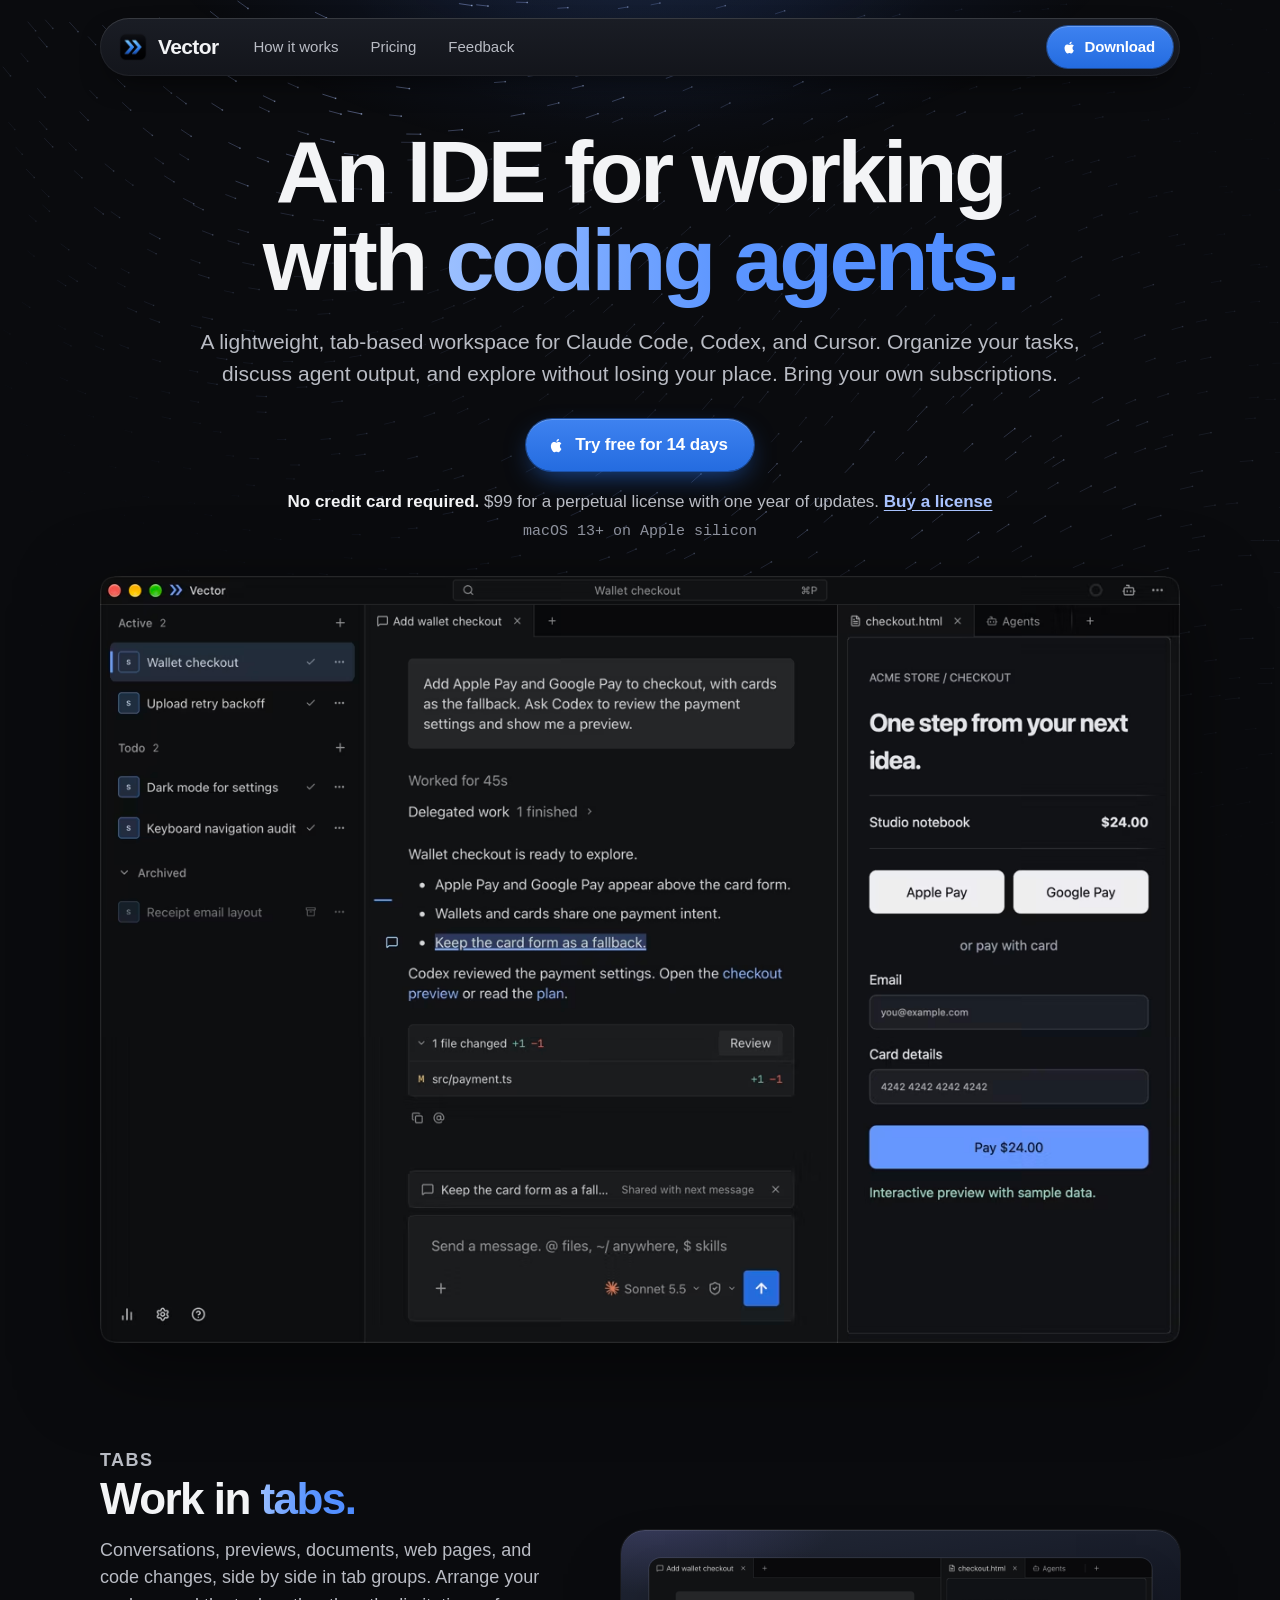
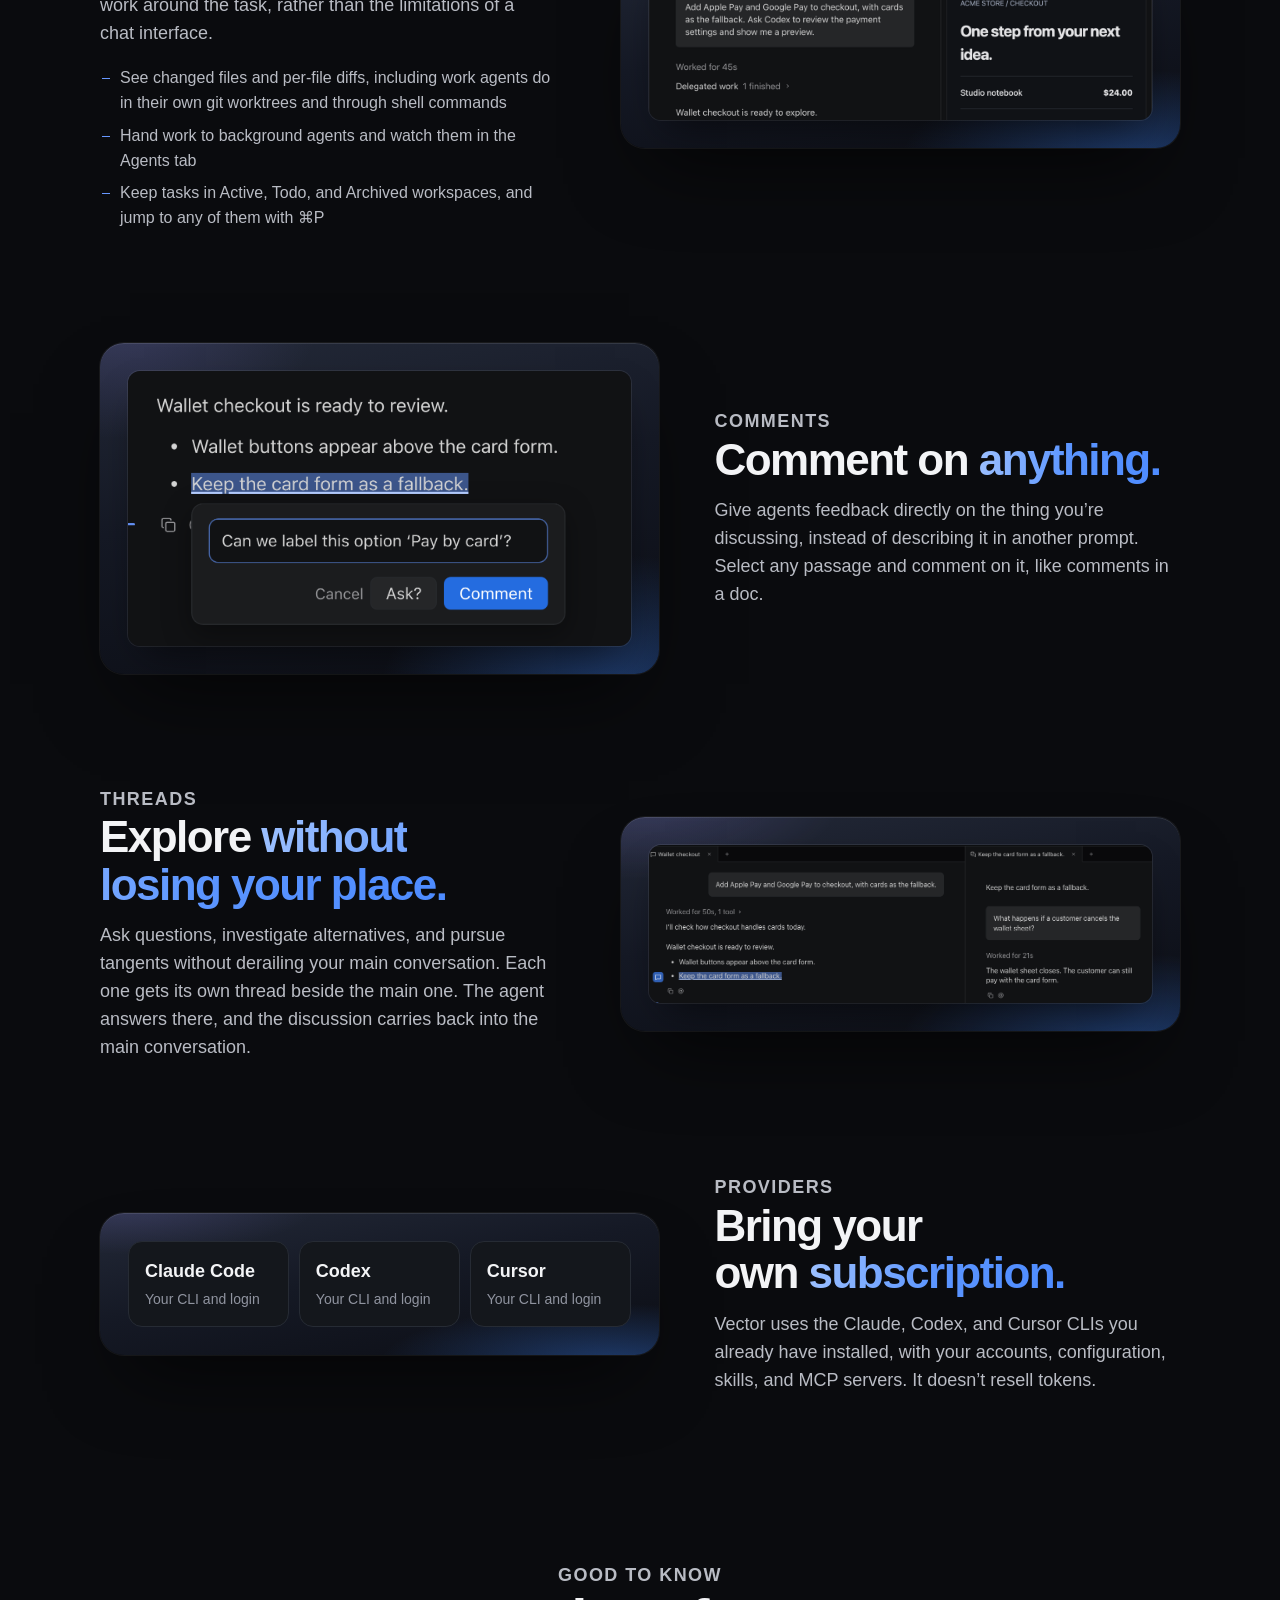
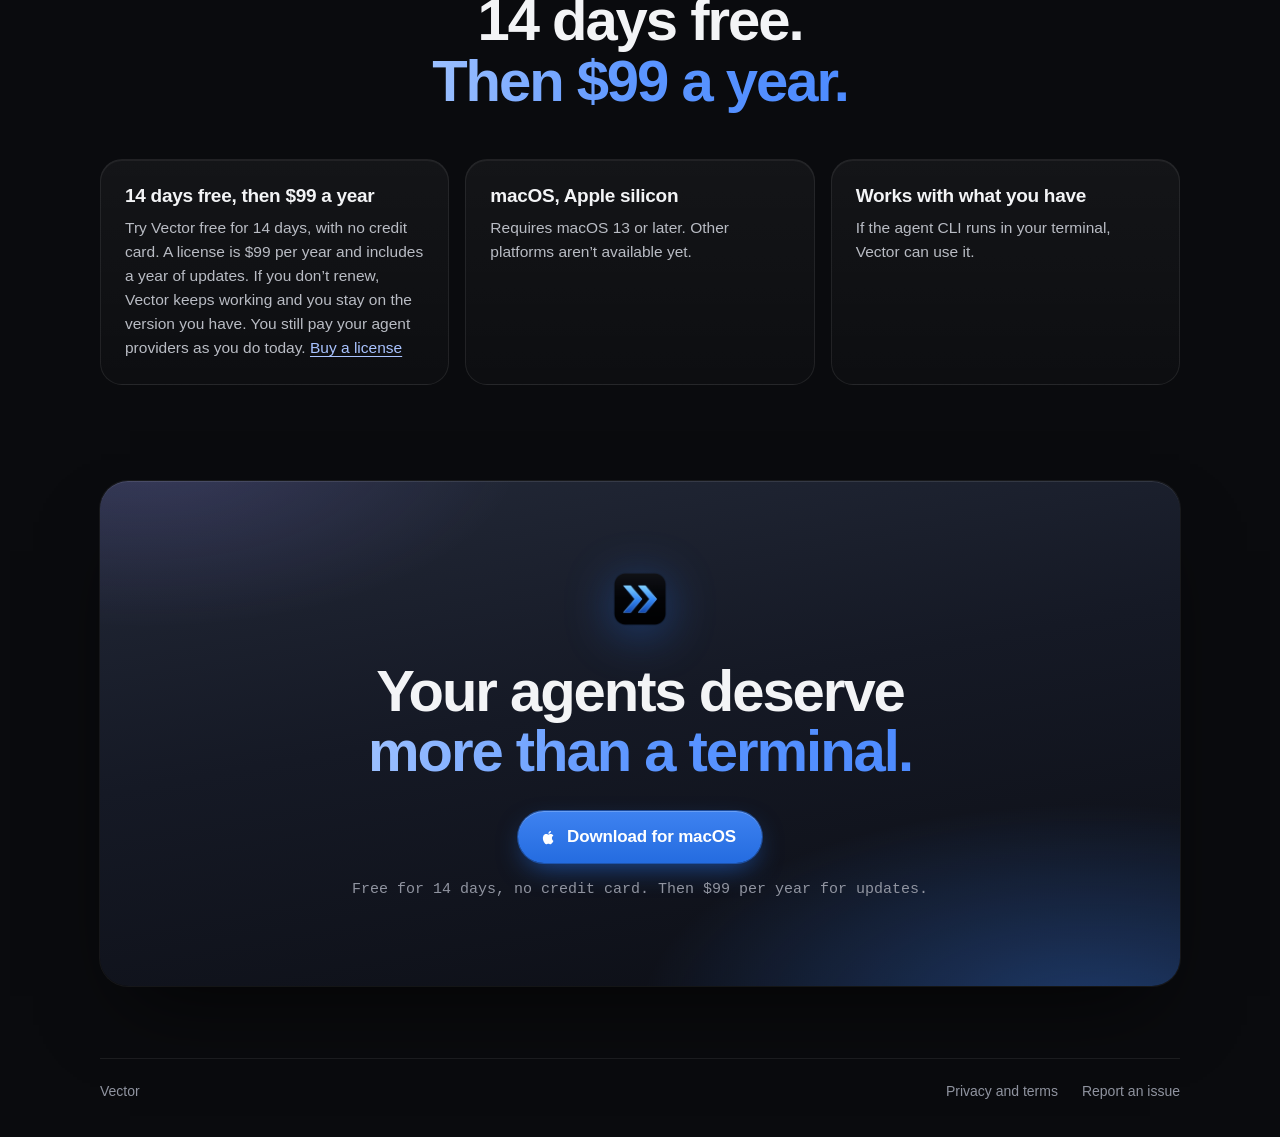
<file: index.html>
<!doctype html>
<html lang="en">
<head>
  <meta charset="utf-8">
  <meta name="viewport" content="width=device-width, initial-scale=1">
  <title>Vector: a lightweight IDE for working with coding agents (Claude Code, Codex, Cursor)</title>
  <meta name="description" content="Vector is a lightweight IDE for working with coding agents like Claude Code, Codex, and Cursor. Work in tabs, comment on anything, and explore without losing your place.">
  <meta property="og:title" content="Vector: a lightweight IDE for working with coding agents">
  <meta property="og:description" content="Vector is a lightweight IDE for working with coding agents like Claude Code, Codex, and Cursor. Work in tabs, comment on anything, and explore without losing your place.">
  <meta name="theme-color" content="#0b0c0e">
  <link rel="icon" type="image/png" href="assets/favicon.png">
  <link rel="apple-touch-icon" href="assets/apple-touch-icon.png">
  <script defer src="https://cloud.umami.is/script.js" data-website-id="5d0c9b34-1b9f-4ce7-8a6b-b1e84175d717" data-domains="getvector.sh"></script>
    <style>
    :root {
      --bg: #0a0b0e;
      --surface: #111318;
      --surface-2: #14171c;
      --edge: #262b34;
      --line: rgb(255 255 255 / 0.08);
      --ink: #f3f4f6;
      --ink-2: #b9bcc4;
      --ink-3: #9094a0;
      --blue: rgb(103 151 255);
      --blue-ink: #a9c3ff;
      --action: rgb(36 108 224);
      --grad: linear-gradient(95deg, #9cc0ff 0%, #5b95ff 50%, #4d8bff 100%);
      --wall: radial-gradient(ellipse 60% 60% at 92% 106%, rgb(59 130 246 / 0.38), transparent 70%), radial-gradient(ellipse 50% 50% at 4% -6%, rgb(150 140 255 / 0.18), transparent 70%), linear-gradient(170deg, #232938 0%, #151925 45%, #0c0e15 100%);
      --mono: ui-monospace, "SF Mono", Menlo, monospace;
      --out-soft: cubic-bezier(0.22, 1, 0.36, 1);
      --spring-soft: linear(0, 0.0224, 0.0789, 0.1562, 0.2444, 0.3363, 0.427, 0.5128, 0.5919, 0.6629, 0.7255, 0.7798, 0.826, 0.8648, 0.897, 0.9232, 0.9443, 0.961, 0.9741, 0.9841, 0.9915, 0.997, 1.0008, 1.0034, 1.005, 1.0059, 1.0063, 1.0062, 1.006, 1.0055, 1.005, 1.0044, 1.0038, 1.0033, 1.0028, 1.0023, 1);
      --spring-q: linear(0, 0.0483, 0.1628, 0.3075, 0.4576, 0.5977, 0.7192, 0.8184, 0.8952, 0.9515, 0.9902, 1.0146, 1.0283, 1.0341, 1.0346, 1.0318, 1.0273, 1.0221, 1.0169, 1.0123, 1.0083, 1.0052, 1.0028, 1.0011, 1, 0.9993, 0.9989, 0.9988, 1);
    }

    * { box-sizing: border-box; }

    html { color-scheme: dark; scroll-behavior: smooth; scroll-padding-top: 96px; }

    body {
      margin: 0;
      min-height: 100vh;
      background: var(--bg);
      color: var(--ink);
      font: 16px/1.55 -apple-system, BlinkMacSystemFont, "Inter", "Helvetica Neue", sans-serif;
      -webkit-font-smoothing: antialiased;
      overflow-x: hidden;
    }

    /* Soft blue light from above, echoing the icon */
    body::before {
      content: "";
      position: fixed;
      inset: -20vh -10vw auto;
      height: 90vh;
      background:
        radial-gradient(50% 60% at 50% 0%, rgb(56 110 230 / 0.22), transparent 70%),
        radial-gradient(30% 40% at 50% 10%, rgb(103 151 255 / 0.12), transparent 70%);
      pointer-events: none;
      z-index: -1;
    }

    /* Vector field drifting behind the hero */
    #field {
      position: absolute;
      top: 0;
      left: 0;
      width: 100%;
      height: 980px;
      mask-image: linear-gradient(180deg, #000 35%, transparent);
      pointer-events: none;
      z-index: -1;
    }

    a { color: inherit; text-decoration: none; }
    :focus-visible { outline: 2px solid var(--blue); outline-offset: 3px; border-radius: 6px; }

    .wrap {
      width: min(1080px, 100% - 48px);
      margin: 0 auto;
    }

    /* Header: a solid pill that floats */
    .header {
      position: fixed;
      inset: 18px 0 auto;
      z-index: 50;
      display: flex;
      justify-content: center;
      pointer-events: none;
    }
    .bar {
      pointer-events: auto;
      width: min(1080px, 100% - 48px);
      height: 58px;
      display: grid;
      grid-template-columns: auto 1fr auto;
      align-items: center;
      padding: 0 7px 0 18px;
      border-radius: 999px;
      background: linear-gradient(180deg, #1a1d25, #13151b);
      box-shadow: inset 0 1px rgb(255 255 255 / 0.08), inset 0 0 0 1px rgb(255 255 255 / 0.05), 0 12px 32px -14px rgb(0 0 0 / 0.8);
    }
    .brand {
      display: flex;
      align-items: center;
      gap: 10px;
      justify-self: start;
      font-size: 21px;
      font-weight: 650;
      letter-spacing: -0.03em;
    }
    .brand img { width: 30px; height: 30px; transition: transform 0.5s var(--spring-q); }
    .brand:hover img { transform: rotate(-6deg) scale(1.08); }
    .nav { display: flex; gap: 2px; justify-self: start; margin-left: 20px; }
    .nav a {
      display: flex;
      align-items: center;
      height: 40px;
      padding: 0 15px;
      border-radius: 999px;
      color: var(--ink-2);
      font-size: 15px;
      font-weight: 500;
      transition: color 0.2s, background 0.2s;
    }
    .nav a:hover { color: var(--ink); background: rgb(255 255 255 / 0.07); }
    .hdr-right { justify-self: end; }

    /* Buttons */
    .button {
      display: inline-flex;
      align-items: center;
      gap: 10px;
      height: 52px;
      padding: 0 26px 0 22px;
      border-radius: 999px;
      background: linear-gradient(180deg, rgb(62 130 240), var(--action));
      box-shadow:
        inset 0 1px 0 rgb(255 255 255 / 0.22),
        0 0 0 1px rgb(36 108 224 / 0.6),
        0 10px 28px -8px rgb(36 108 224 / 0.7);
      color: #fff;
      font-size: 17px;
      font-weight: 600;
      letter-spacing: -0.01em;
      white-space: nowrap;
      transition: transform 0.35s var(--spring-q), filter 0.2s;
    }
    .button:hover { transform: translateY(-1px) scale(1.02); filter: brightness(1.1); }
    .button:active { transform: scale(0.97); }
    .button svg { width: 17px; height: 17px; }
    .button.sm { height: 42px; padding: 0 18px 0 15px; font-size: 15px; gap: 8px; box-shadow: inset 0 1px 0 rgb(255 255 255 / 0.22), 0 0 0 1px rgb(36 108 224 / 0.6); }
    .button.sm svg { width: 15px; height: 15px; }
    .meta { color: var(--ink-3); font: 15px var(--mono); }

    /* Hero */
    header.hero {
      text-align: center;
      padding: 128px 0 0;
    }
    h1, h2, h3 { margin: 0; font-weight: 700; line-height: 1.04; letter-spacing: -0.03em; text-wrap: balance; }
    h1 { font-size: clamp(44px, 8vw, 88px); letter-spacing: -0.04em; line-height: 1; }
    em { font-style: normal; background: var(--grad); -webkit-background-clip: text; background-clip: text; color: transparent; }
    .lede {
      margin: 22px 0 0;
      color: var(--ink-2);
      font-size: clamp(18px, 2vw, 21px);
      line-height: 1.5;
      text-wrap: balance;
    }
    .cta {
      display: flex;
      justify-content: center;
      align-items: center;
      gap: 14px;
      margin-top: 30px;
    }
    .hero .meta { margin: 8px 0 0; }
    .price-line { margin: 18px 0 0; color: var(--ink-2); font-size: 17px; text-wrap: pretty; }
    .price-line strong { color: var(--ink); font-weight: 600; }
    .price-line a { color: var(--blue-ink); font-weight: 550; text-decoration: underline; text-underline-offset: 3px; }
    .price-line a:hover { color: var(--ink); }

    /* A wall: the dark slate that sits behind every product shot */
    .wall {
      position: relative;
      overflow: hidden;
      border-radius: 28px;
      background: var(--wall);
      box-shadow: inset 0 1px rgb(255 255 255 / 0.1), 0 0 0 1px rgb(255 255 255 / 0.06), 0 40px 80px -30px rgb(0 0 0 / 0.7);
    }
    /* The screenshot is the bare window with transparent rounded corners,
       so the shadow is drawn here and follows them */
    .hero-demo { padding-top: 36px; }
    .hero-demo img {
      display: block;
      width: 100%;
      height: auto;
      filter: drop-shadow(0 24px 40px rgb(0 0 0 / 0.5));
    }

    /* Sections */
    section { padding: clamp(64px, 9vw, 96px) 0 0; }
    .sec-head { text-align: center; max-width: 720px; margin: 0 auto 8px; }
    .eyebrow { margin: 0 0 14px; color: var(--ink-3); font-size: 13px; font-weight: 600; letter-spacing: 0.08em; text-transform: uppercase; }
    h2 { font-size: clamp(34px, 5vw, 58px); letter-spacing: -0.035em; }
    .sec-head p { margin: 16px 0 0; color: var(--ink-2); font-size: 18px; text-wrap: pretty; }

    /* Product moments */
    .features { padding-top: clamp(24px, 5vw, 48px); }
    .story {
      display: grid;
      grid-template-columns: minmax(0, 5fr) minmax(0, 6fr);
      align-items: center;
      gap: clamp(24px, 5vw, 56px);
      padding: clamp(32px, 6vw, 56px) 0;
    }
    .story.flip { grid-template-columns: minmax(0, 6fr) minmax(0, 5fr); }
    .story.flip .story-text { order: 2; }
    .story-text { max-width: 64ch; }
    .story h2 { font-size: clamp(28px, 3.6vw, 44px); margin: 0 0 14px; line-height: 1.08; }
    .story p { margin: 0; color: var(--ink-2); font-size: 18px; text-wrap: pretty; }
    .story-text ul { margin: 18px 0 0; padding: 0; list-style: none; color: var(--ink-2); font-size: 16px; }
    .story-text li { padding-left: 20px; position: relative; }
    .story-text li + li { margin-top: 8px; }
    .story-text li::before { content: ""; position: absolute; left: 2px; top: 0.75em; width: 8px; height: 1px; background: var(--blue); }
    .story-capture { padding: clamp(16px, 3vw, 28px); font-size: 15px; border-radius: 24px; }
    .story-capture img { display: block; width: 100%; height: auto; border-radius: 12px; box-shadow: 0 0 0 1px rgb(255 255 255 / 0.08), 0 20px 40px -16px rgb(0 0 0 / 0.6); }

    .harness-cards { display: grid; grid-template-columns: repeat(3, 1fr); gap: 10px; }
    .harness-card { padding: 16px; border: 1px solid var(--edge); border-radius: 14px; background: var(--surface-2); }
    .harness-card b { display: block; font-size: 18px; }
    .harness-card span { display: block; margin-top: 4px; color: var(--ink-3); font-size: 14px; line-height: 1.4; }

    /* Cards: small things, and the answers */
    .cards { display: grid; grid-template-columns: repeat(3, 1fr); gap: 16px; margin-top: 48px; }
    .card {
      padding: 24px;
      border-radius: 22px;
      border: 1px solid var(--line);
      background: linear-gradient(180deg, rgb(255 255 255 / 0.045), rgb(255 255 255 / 0.015));
      box-shadow: inset 0 1px rgb(255 255 255 / 0.06);
    }
    .card h3 { font-size: 19px; letter-spacing: -0.015em; line-height: 1.25; }
    .card p { margin: 8px 0 0; color: var(--ink-2); font-size: 15.5px; text-wrap: pretty; }
    .card p a { color: var(--blue-ink); text-decoration: underline; text-underline-offset: 3px; }
    .card p a:hover { color: var(--ink); }

    /* Closing */
    .closing { padding-top: clamp(64px, 9vw, 96px); }
    .closing .wall { text-align: center; padding: clamp(48px, 8vw, 88px) 24px; }
    .closing img { width: 60px; height: 60px; filter: drop-shadow(0 8px 24px rgb(36 108 224 / 0.45)); }
    .closing h2 { margin: 24px auto 30px; max-width: 14em; }
    .closing .meta { margin: 18px 0 0; }

    footer {
      display: flex;
      justify-content: space-between;
      margin-top: 72px;
      padding: 22px 0 32px;
      border-top: 1px solid var(--line);
      color: var(--ink-3);
      font-size: 14px;
    }
    footer a:hover { color: var(--ink); }
    footer .links { display: flex; gap: 24px; }

    @media (max-width: 760px) {
      .story, .story.flip { grid-template-columns: 1fr; }
      .story.flip .story-text { order: 0; }
      .harness-cards { grid-template-columns: 1fr; }
      .cards { grid-template-columns: 1fr; margin-top: 32px; }
      .bar { grid-template-columns: 1fr auto; }
      .nav { display: none; }
      header.hero { padding-top: 104px; }
      .cta { flex-direction: column; gap: 12px; }
      footer { flex-wrap: wrap; gap: 12px 24px; }
    }
  </style>
</head>
<body>
  <canvas id="field" aria-hidden="true"></canvas>
  <div class="header">
    <nav class="bar" aria-label="Main">
      <a class="brand" href="/"><img src="assets/vector-icon.png" alt="">Vector</a>
      <div class="nav">
        <a href="#how-it-works">How it works</a>
        <a href="#pricing">Pricing</a>
        <a href="https://github.com/ahuth/vector-issues/issues">Feedback</a>
      </div>
      <div class="hdr-right">
        <a class="button sm" href="https://github.com/ahuth/vector-issues/releases/latest">
          <svg viewBox="0 0 16 16" fill="currentColor" aria-hidden="true"><path d="M11.2 8.4c0-1.6 1.3-2.3 1.4-2.4-.8-1.1-1.9-1.3-2.3-1.3-1-.1-1.9.6-2.4.6-.5 0-1.3-.6-2.1-.5-1.1 0-2.1.6-2.6 1.6-1.1 1.9-.3 4.8.8 6.3.5.8 1.1 1.6 1.9 1.6.8 0 1.1-.5 2-.5s1.2.5 2 .5c.8 0 1.4-.8 1.9-1.5.6-.9.8-1.7.8-1.8 0 0-1.4-.6-1.4-2.6ZM9.7 3.7c.4-.5.7-1.2.6-1.9-.6 0-1.4.4-1.8.9-.4.5-.7 1.2-.6 1.8.7.1 1.4-.3 1.8-.8Z"/></svg>
          Download
        </a>
      </div>
    </nav>
  </div>

  <div class="wrap">
    <header class="hero">
      <h1>An IDE for working with <em>coding agents.</em></h1>
      <p class="lede">A lightweight, tab-based workspace for Claude Code, Codex, and Cursor. Organize your tasks, discuss agent output, and explore without losing your place. Bring your own subscriptions.</p>
      <div class="cta">
        <a class="button" href="https://github.com/ahuth/vector-issues/releases/latest">
          <svg viewBox="0 0 16 16" fill="currentColor" aria-hidden="true"><path d="M11.2 8.4c0-1.6 1.3-2.3 1.4-2.4-.8-1.1-1.9-1.3-2.3-1.3-1-.1-1.9.6-2.4.6-.5 0-1.3-.6-2.1-.5-1.1 0-2.1.6-2.6 1.6-1.1 1.9-.3 4.8.8 6.3.5.8 1.1 1.6 1.9 1.6.8 0 1.1-.5 2-.5s1.2.5 2 .5c.8 0 1.4-.8 1.9-1.5.6-.9.8-1.7.8-1.8 0 0-1.4-.6-1.4-2.6ZM9.7 3.7c.4-.5.7-1.2.6-1.9-.6 0-1.4.4-1.8.9-.4.5-.7 1.2-.6 1.8.7.1 1.4-.3 1.8-.8Z"/></svg>
          Try free for 14 days
        </a>
      </div>
      <p class="price-line"><strong>No credit card required.</strong> $99 for a perpetual license with one year of updates. <a href="https://buy.polar.sh/polar_cl_ZveaNcNd44yFuZqyPicM4IWfrRyyNiPYZdXpn4WUebr">Buy a license</a></p>
      <p class="meta">macOS 13+ on Apple silicon</p>
    </header>

    <section class="hero-demo" aria-label="Inside Vector">
      <div>
        <picture>
          <source type="image/avif"
            srcset="assets/demo-800.avif 800w, assets/demo-1200.avif 1200w, assets/demo-1600.avif 1600w, assets/demo-2400.avif 2400w"
            sizes="(min-width: 1128px) 1080px, calc(100vw - 48px)">
          <img src="assets/demo-1600.png" width="1600" height="1136"
            alt="Vector with a chat in one tab group and an HTML checkout preview and Agents tab in another, alongside Active, Todo and Archived workspaces">
        </picture>
      </div>
    </section>

    <section class="features" id="how-it-works" aria-label="Working with agents in Vector">
      <article class="story">
        <div class="story-text">
          <p class="eyebrow">Tabs</p>
          <h2>Work in <em>tabs.</em></h2>
          <p>Conversations, previews, documents, web pages, and code changes, side by side in tab groups. Arrange your work around the task, rather than the limitations of a chat interface.</p>
          <ul>
            <li>See changed files and per-file diffs, including work agents do in their own git worktrees and through shell commands</li>
            <li>Hand work to background agents and watch them in the Agents tab</li>
            <li>Keep tasks in Active, Todo, and Archived workspaces, and jump to any of them with ⌘P</li>
          </ul>
        </div>
        <div class="story-capture wall">
          <img src="assets/tabs.png" width="1208" height="388" loading="lazy"
            alt="Two tab groups side by side. On the left, a chat tab titled “Add wallet checkout”. On the right, a checkout.html preview tab next to an Agents tab.">
        </div>
      </article>

      <article class="story flip">
        <div class="story-text">
          <p class="eyebrow">Comments</p>
          <h2>Comment on <em>anything.</em></h2>
          <p>Give agents feedback directly on the thing you’re discussing, instead of describing it in another prompt. Select any passage and comment on it, like comments in a doc.</p>
        </div>
        <div class="story-capture wall">
          <img src="assets/checkout-feedback.png" width="1290" height="705" loading="lazy"
            alt="The line “Keep the card form as a fallback.” is selected in the agent’s reply, with a comment box open beneath it reading “Can we label this option ‘Pay by card’?”">
        </div>
      </article>

      <article class="story">
        <div class="story-text">
          <p class="eyebrow">Threads</p>
          <h2>Explore <em>without losing your place.</em></h2>
          <p>Ask questions, investigate alternatives, and pursue tangents without derailing your main conversation. Each one gets its own thread beside the main one. The agent answers there, and the discussion carries back into the main conversation.</p>
        </div>
        <div class="story-capture wall">
          <img src="assets/checkout-side-conversation.png" width="1160" height="365" loading="lazy"
            alt="A side conversation opened from the line “Keep the card form as a fallback.” sits beside the main chat, where the agent answers what happens if a customer cancels the wallet sheet.">
        </div>
      </article>

      <article class="story flip">
        <div class="story-text">
          <p class="eyebrow">Providers</p>
          <h2>Bring your own <em>subscription.</em></h2>
          <p>Vector uses the Claude, Codex, and Cursor CLIs you already have installed, with your accounts, configuration, skills, and MCP servers. It doesn’t resell tokens.</p>
        </div>
        <div class="story-capture wall">
          <div class="harness-cards">
            <div class="harness-card"><b>Claude Code</b><span>Your CLI and login</span></div>
            <div class="harness-card"><b>Codex</b><span>Your CLI and login</span></div>
            <div class="harness-card"><b>Cursor</b><span>Your CLI and login</span></div>
          </div>
        </div>
      </article>
    </section>

    <section id="pricing" aria-label="Good to know">
      <div class="sec-head">
        <p class="eyebrow">Good to know</p>
        <h2>14 days free. <em>Then $99 a year.</em></h2>
      </div>
      <div class="cards">
        <div class="card"><h3>14 days free, then $99 a year</h3><p>Try Vector free for 14 days, with no credit card. A license is $99 per year and includes a year of updates. If you don’t renew, Vector keeps working and you stay on the version you have. You still pay your agent providers as you do today. <a href="https://buy.polar.sh/polar_cl_ZveaNcNd44yFuZqyPicM4IWfrRyyNiPYZdXpn4WUebr">Buy a license</a></p></div>
        <div class="card"><h3>macOS, Apple silicon</h3><p>Requires macOS 13 or later. Other platforms aren’t available yet.</p></div>
        <div class="card"><h3>Works with what you have</h3><p>If the agent CLI runs in your terminal, Vector can use it.</p></div>
      </div>
    </section>

    <section class="closing">
      <div class="wall">
        <img src="assets/vector-icon.png" alt="">
        <h2>Your agents deserve <em>more than a terminal.</em></h2>
        <a class="button" href="https://github.com/ahuth/vector-issues/releases/latest">
          <svg viewBox="0 0 16 16" fill="currentColor" aria-hidden="true"><path d="M11.2 8.4c0-1.6 1.3-2.3 1.4-2.4-.8-1.1-1.9-1.3-2.3-1.3-1-.1-1.9.6-2.4.6-.5 0-1.3-.6-2.1-.5-1.1 0-2.1.6-2.6 1.6-1.1 1.9-.3 4.8.8 6.3.5.8 1.1 1.6 1.9 1.6.8 0 1.1-.5 2-.5s1.2.5 2 .5c.8 0 1.4-.8 1.9-1.5.6-.9.8-1.7.8-1.8 0 0-1.4-.6-1.4-2.6ZM9.7 3.7c.4-.5.7-1.2.6-1.9-.6 0-1.4.4-1.8.9-.4.5-.7 1.2-.6 1.8.7.1 1.4-.3 1.8-.8Z"/></svg>
          Download for macOS
        </a>
        <p class="meta">Free for 14 days, no credit card. Then $99 per year for updates.</p>
      </div>
    </section>

    <footer>
      <span>Vector</span>
      <span class="links">
        <a href="privacy.html">Privacy and terms</a>
        <a href="https://github.com/ahuth/vector-issues/issues">Report an issue</a>
      </span>
    </footer>
  </div>

  <script>
    // A slowly turning vector field: scattered strokes, mostly pointing right,
    // brightest where the flow is strongest.
    (() => {
      const canvas = document.getElementById("field");
      const ctx = canvas.getContext("2d");
      const still = matchMedia("(prefers-reduced-motion: reduce)").matches;
      // Overall brightness of the field; 1 is the original, subtler look
      const strength = 1.6;
      let points = [], w = 0, h = 0, dpr = 1;

      // Cursor: target position, eased position, velocity, and eased influence (0–1)
      const cursor = { tx: 0, ty: 0, x: 0, y: 0, vx: 0, vy: 0, on: false, k: 0 };
      const R = 260;
      let release;
      function move(clientX, clientY, jump) {
        clearTimeout(release);
        const r = canvas.getBoundingClientRect();
        const x = clientX - r.left, y = clientY - r.top;
        if (jump || (!cursor.on && cursor.k < 0.01)) { cursor.x = cursor.tx = x; cursor.y = cursor.ty = y; }
        // Accumulate movement; it decays each frame into a wake
        cursor.vx += x - cursor.tx;
        cursor.vy += y - cursor.ty;
        cursor.tx = x;
        cursor.ty = y;
        cursor.on = true;
      }
      addEventListener("pointermove", (e) => {
        if (e.pointerType === "mouse" || e.pointerType === "pen") move(e.clientX, e.clientY);
      });
      document.addEventListener("pointerleave", () => { cursor.on = false; });
      addEventListener("blur", () => { cursor.on = false; });

      // Touch: a tap or drag acts like the cursor, lingering briefly after release.
      // Touch events keep firing while the page scrolls, unlike pointer events.
      const touch = (e) => {
        const t = e.touches[0];
        if (t) move(t.clientX, t.clientY, e.type === "touchstart");
      };
      addEventListener("touchstart", touch, { passive: true });
      addEventListener("touchmove", touch, { passive: true });
      addEventListener("touchend", (e) => {
        if (!e.touches.length) release = setTimeout(() => { cursor.on = false; }, 700);
      });
      addEventListener("touchcancel", () => { cursor.on = false; });

      function layout() {
        dpr = Math.min(devicePixelRatio || 1, 2);
        w = canvas.clientWidth;
        h = canvas.clientHeight;
        canvas.width = w * dpr;
        canvas.height = h * dpr;
        ctx.setTransform(dpr, 0, 0, dpr, 0, 0);

        // Jittered placement so it never reads as a grid
        const step = w < 700 ? 30 : 34;
        points = [];
        for (let y = step / 2; y < h; y += step) {
          for (let x = step / 2; x < w; x += step) {
            points.push({
              x: x + (Math.random() - 0.5) * step * 0.9,
              y: y + (Math.random() - 0.5) * step * 0.9,
              s: 0.6 + Math.random() * 0.4,
            });
          }
        }
      }

      function draw(now, dt) {
        const t = now * 0.00025;
        ctx.clearRect(0, 0, w, h);
        ctx.lineCap = "round";
        const cx = w / 2;
        const ease = 1 - Math.pow(0.002, dt);
        cursor.x += (cursor.tx - cursor.x) * ease;
        cursor.y += (cursor.ty - cursor.y) * ease;
        cursor.k += ((cursor.on ? 1 : 0) - cursor.k) * (1 - Math.pow(0.1, dt));
        const decay = Math.pow(0.02, dt);
        cursor.vx *= decay;
        cursor.vy *= decay;
        const vlen = Math.hypot(cursor.vx, cursor.vy);
        const wake = Math.min(1, vlen / 60);
        const wx = vlen ? cursor.vx / vlen : 0, wy = vlen ? cursor.vy / vlen : 0;
        for (const p of points) {
          let nx = p.x / w, ny = p.y / h;
          let angle =
            0.55 * Math.sin(nx * 5.1 + t * 1.3 + Math.cos(ny * 3.7 - t)) +
            0.35 * Math.cos(ny * 6.3 - t * 0.9 + nx * 2.2);
          let mag = 0.5 + 0.5 * Math.sin(nx * 3.3 - ny * 4.1 + t * 1.7);

          // Near the cursor the field parts around it, and movement drags
          // nearby strokes along in a wake
          let pull = 0, drag = 0;
          if (cursor.k > 0.01) {
            const ox = p.x - cursor.x, oy = p.y - cursor.y;
            const d = Math.hypot(ox, oy);
            if (d < R && d > 1) {
              const f = 1 - d / R;
              pull = f * f * (3 - 2 * f) * cursor.k;
              drag = pull * wake;
              const vx = Math.cos(angle) + (ox / d) * pull * 0.7 + wx * drag * 2.5;
              const vy = Math.sin(angle) + (oy / d) * pull * 0.7 + wy * drag * 2.5;
              angle = Math.atan2(vy, vx);
              mag = Math.min(1, mag + pull * 0.35 + drag * 0.6);
            }
          }

          // Drift along the field, wrapping at the edges
          const speed = (6 + 16 * mag) * p.s * dt;
          p.x += Math.cos(angle) * speed + cursor.vx * drag * 2 * dt;
          p.y += Math.sin(angle) * speed + cursor.vy * drag * 2 * dt;
          if (p.x > w + 10) p.x -= w + 20;
          if (p.x < -10) p.x += w + 20;
          if (p.y < -10) p.y += h + 20;
          if (p.y > h + 10) p.y -= h + 20;
          nx = p.x / w; ny = p.y / h;
          // Fade toward the edges of the hero and away from the top
          let focus = Math.max(0, 1 - Math.abs(p.x - cx) / (w * 0.62)) * (1 - ny * 0.55);
          // Keep the headline clear
          const ex = (p.x - cx) / Math.min(400, w * 0.48), ey = (p.y - 290) / 190;
          focus *= Math.min(1, 0.25 + Math.max(0, ex * ex + ey * ey - 0.55));
          const alpha = (0.05 + 0.38 * mag * mag) * focus * p.s * (1 + 0.6 * pull + drag) * strength;
          if (alpha < 0.012) continue;
          const len = (5 + 9 * mag * p.s) * (1 + 0.8 * drag);
          const dx = Math.cos(angle) * len, dy = Math.sin(angle) * len;
          ctx.strokeStyle = `rgba(${110 + 60 * mag | 0}, ${150 + 40 * mag | 0}, 255, ${alpha})`;
          ctx.lineWidth = 1;
          ctx.beginPath();
          ctx.moveTo(p.x - dx / 2, p.y - dy / 2);
          ctx.lineTo(p.x + dx / 2, p.y + dy / 2);
          ctx.stroke();
          // Bright head marks direction
          ctx.fillStyle = `rgba(190, 210, 255, ${alpha * 1.4})`;
          ctx.fillRect(p.x + dx / 2 - 0.75, p.y + dy / 2 - 0.75, 1.5, 1.5);
        }
      }

      let last = 0;
      function frame(now) {
        draw(now, Math.min(now - last, 100) / 1000);
        last = now;
        requestAnimationFrame(frame);
      }

      layout();
      addEventListener("resize", () => { layout(); if (still) draw(0, 0); });
      if (still) draw(0, 0); else requestAnimationFrame((now) => { last = now; frame(now); });
    })();
  </script>
</body>
</html>
</file>
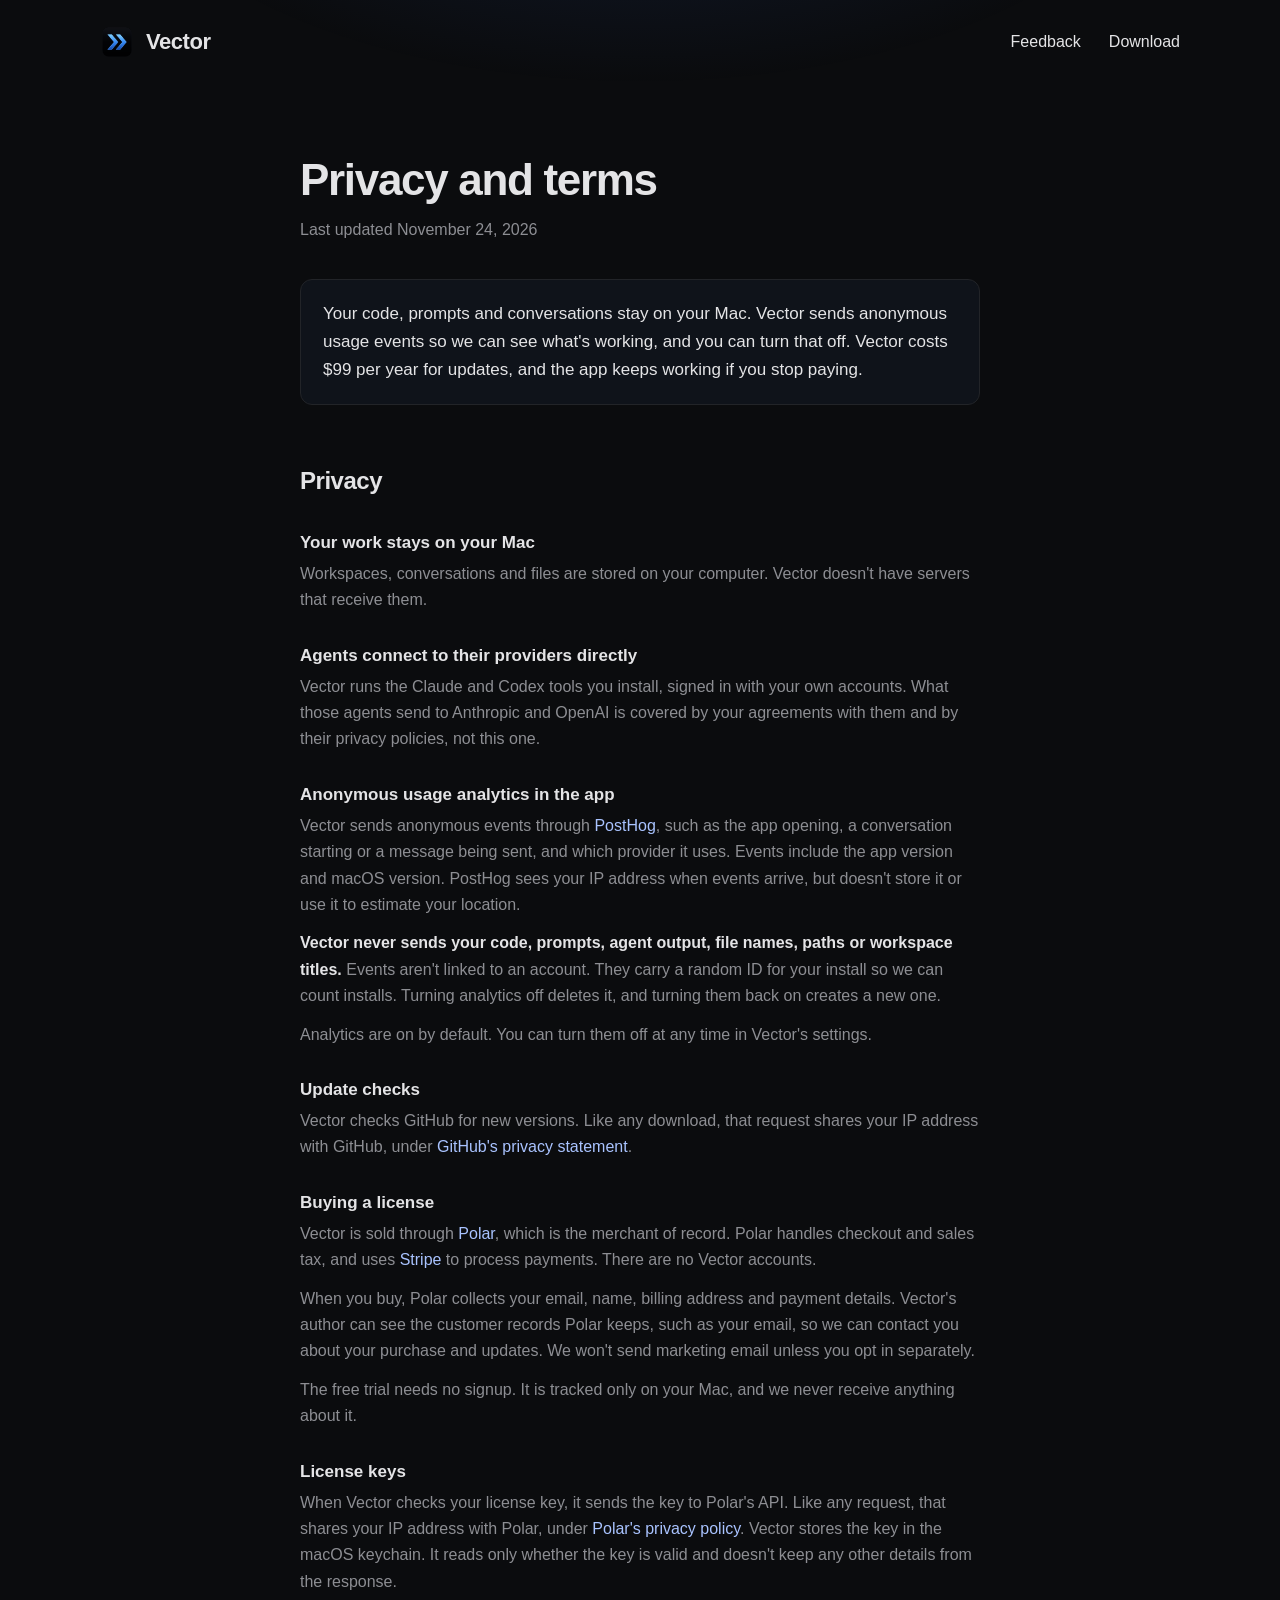
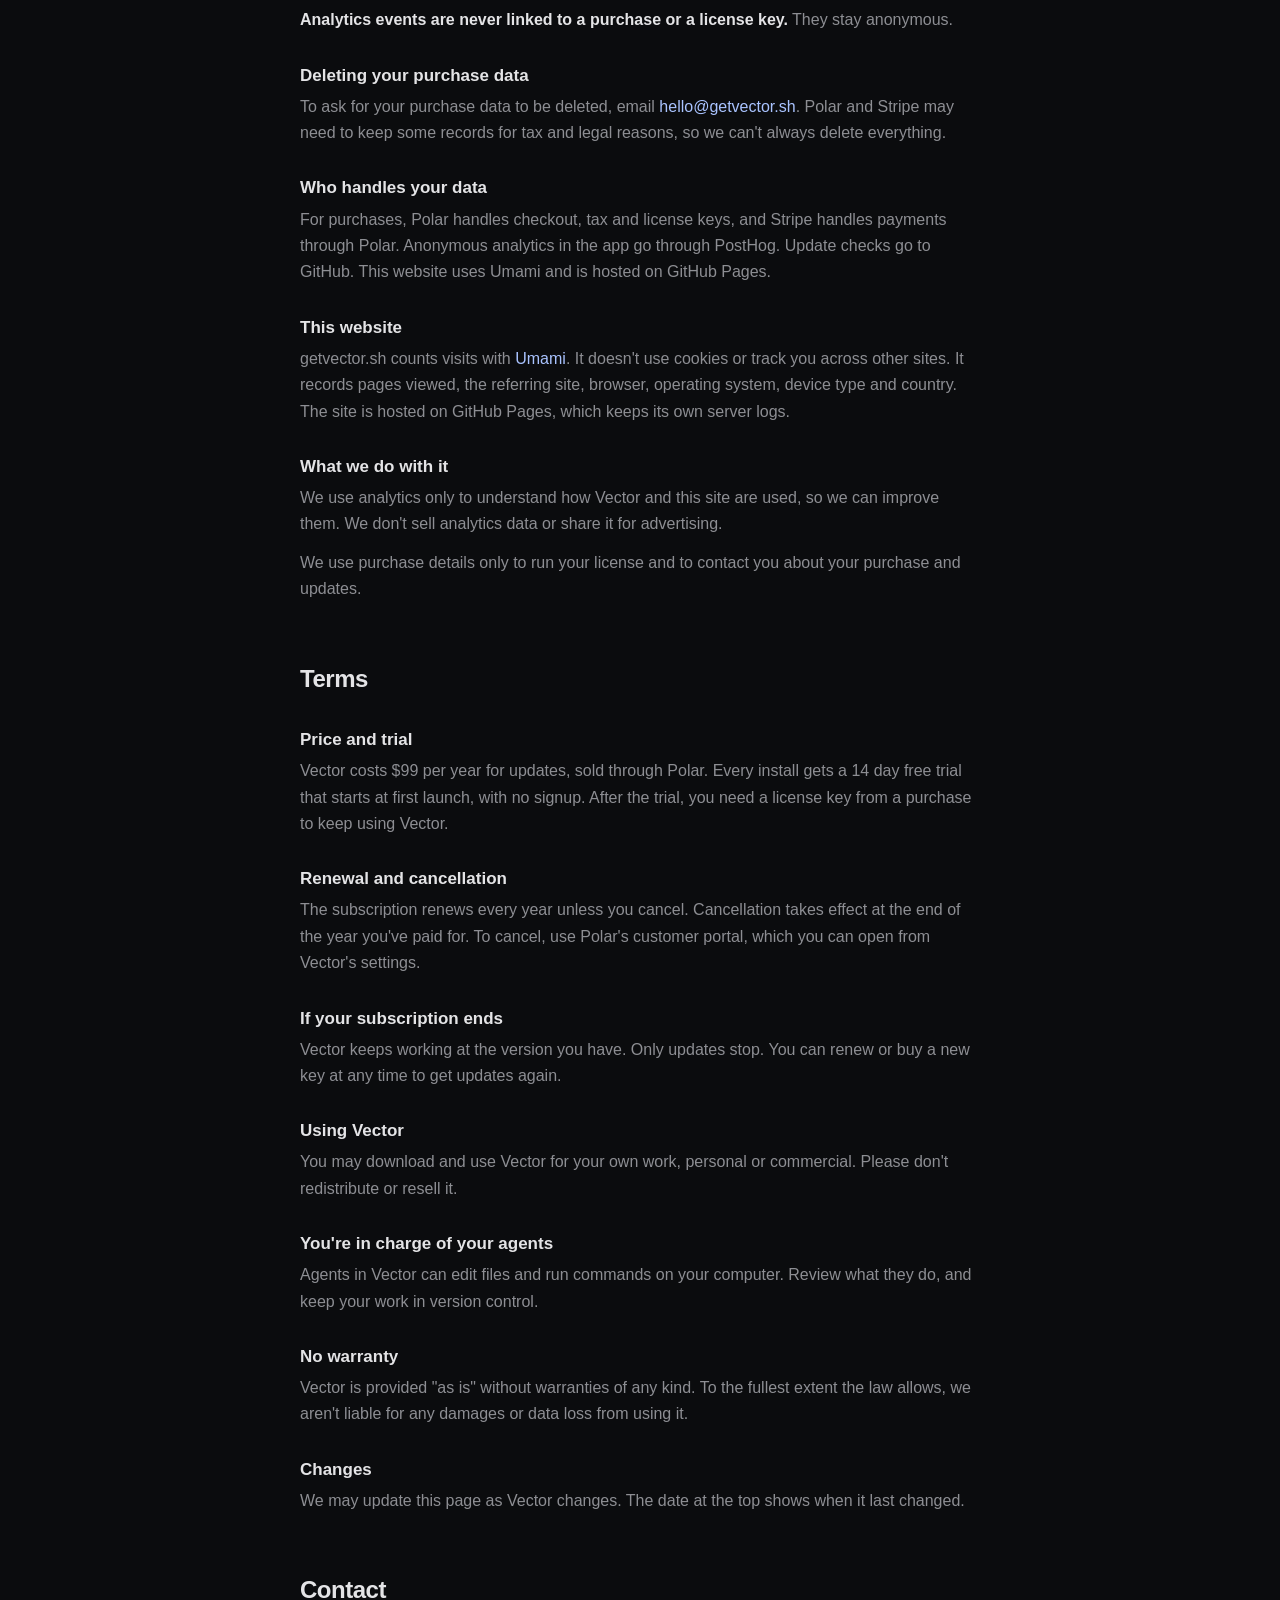
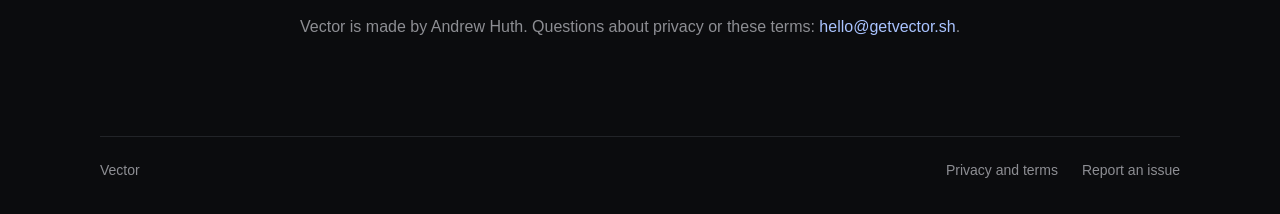
<file: privacy.html>
<!doctype html>
<html lang="en">
<head>
  <meta charset="utf-8">
  <meta name="viewport" content="width=device-width, initial-scale=1">
  <title>Privacy and terms — Vector</title>
  <meta name="theme-color" content="#0b0c0e">
  <link rel="icon" type="image/png" href="assets/favicon.png">
  <link rel="apple-touch-icon" href="assets/apple-touch-icon.png">
  <script defer src="https://cloud.umami.is/script.js" data-website-id="5d0c9b34-1b9f-4ce7-8a6b-b1e84175d717" data-domains="getvector.sh"></script>
  <style>
    :root {
      --bg: #0b0c0e;
      --border: #222428;
      --text: #e4e4e6;
      --muted: #8d8e93;
      --link: #a9c3ff;
    }

    * { box-sizing: border-box; }

    html { color-scheme: dark; }

    body {
      margin: 0;
      background: var(--bg);
      color: var(--text);
      font: 16px/1.65 -apple-system, BlinkMacSystemFont, "Inter", "Helvetica Neue", sans-serif;
      -webkit-font-smoothing: antialiased;
    }

    body::before {
      content: "";
      position: fixed;
      inset: -20vh -10vw auto;
      height: 70vh;
      background: radial-gradient(50% 60% at 50% 0%, rgb(56 110 230 / 0.16), transparent 70%);
      pointer-events: none;
      z-index: -1;
    }

    a { color: inherit; text-decoration: none; }

    .wrap {
      width: min(1080px, 100% - 48px);
      margin: 0 auto;
    }

    nav {
      display: flex;
      align-items: center;
      justify-content: space-between;
      padding: 24px 0;
      font-size: 16px;
    }
    .brand {
      display: flex;
      align-items: center;
      gap: 12px;
      font-size: 22px;
      font-weight: 650;
      letter-spacing: -0.02em;
    }
    .brand img { width: 34px; height: 34px; }
    nav .links { display: flex; gap: 28px; font-weight: 500; }
    nav .links a:hover { color: var(--link); }

    main {
      max-width: 680px;
      margin: 0 auto;
      padding: 72px 0 96px;
    }
    h1 {
      margin: 0;
      font-size: clamp(34px, 5vw, 44px);
      line-height: 1.1;
      font-weight: 650;
      letter-spacing: -0.03em;
    }
    .updated { margin: 12px 0 0; color: var(--muted); }
    .summary {
      margin: 36px 0 0;
      padding: 20px 22px;
      border: 1px solid var(--border);
      border-radius: 12px;
      background: rgb(103 151 255 / 0.05);
      color: var(--text);
      font-size: 17px;
    }
    h2 {
      margin: 56px 0 4px;
      font-size: 24px;
      font-weight: 650;
      letter-spacing: -0.02em;
    }
    h3 {
      margin: 28px 0 4px;
      font-size: 17px;
      font-weight: 600;
    }
    p { margin: 0; color: var(--muted); }
    p + p { margin-top: 12px; }
    p strong { color: var(--text); font-weight: 550; }
    main a { color: var(--link); }
    main a:hover { text-decoration: underline; }

    footer {
      display: flex;
      justify-content: space-between;
      padding: 22px 0 32px;
      border-top: 1px solid var(--border);
      color: var(--muted);
      font-size: 14px;
    }
    footer a:hover { color: var(--text); }
    footer .links { display: flex; gap: 24px; }

    @media (max-width: 760px) {
      main { padding-top: 40px; }
      nav .links a:not(:last-child) { display: none; }
    }
  </style>
</head>
<body>
  <div class="wrap">
    <nav>
      <a class="brand" href="/"><img src="assets/vector-icon.png" alt="">Vector</a>
      <div class="links">
        <a href="https://github.com/ahuth/vector-issues/issues">Feedback</a>
        <a href="https://github.com/ahuth/vector-issues/releases/latest">Download</a>
      </div>
    </nav>

    <main>
      <h1>Privacy and terms</h1>
      <p class="updated">Last updated November 24, 2026</p>

      <p class="summary">Your code, prompts and conversations stay on your Mac. Vector sends anonymous usage events so we can see what's working, and you can turn that off. Vector costs $99 per year for updates, and the app keeps working if you stop paying.</p>

      <h2>Privacy</h2>

      <h3>Your work stays on your Mac</h3>
      <p>Workspaces, conversations and files are stored on your computer. Vector doesn't have servers that receive them.</p>

      <h3>Agents connect to their providers directly</h3>
      <p>Vector runs the Claude and Codex tools you install, signed in with your own accounts. What those agents send to Anthropic and OpenAI is covered by your agreements with them and by their privacy policies, not this one.</p>

      <h3>Anonymous usage analytics in the app</h3>
      <p>Vector sends anonymous events through <a href="https://posthog.com">PostHog</a>, such as the app opening, a conversation starting or a message being sent, and which provider it uses. Events include the app version and macOS version. PostHog sees your IP address when events arrive, but doesn't store it or use it to estimate your location.</p>
      <p><strong>Vector never sends your code, prompts, agent output, file names, paths or workspace titles.</strong> Events aren't linked to an account. They carry a random ID for your install so we can count installs. Turning analytics off deletes it, and turning them back on creates a new one.</p>
      <p>Analytics are on by default. You can turn them off at any time in Vector's settings.</p>

      <h3>Update checks</h3>
      <p>Vector checks GitHub for new versions. Like any download, that request shares your IP address with GitHub, under <a href="https://docs.github.com/site-policy/privacy-policies/github-general-privacy-statement">GitHub's privacy statement</a>.</p>

      <h3>Buying a license</h3>
      <p>Vector is sold through <a href="https://polar.sh">Polar</a>, which is the merchant of record. Polar handles checkout and sales tax, and uses <a href="https://stripe.com">Stripe</a> to process payments. There are no Vector accounts.</p>
      <p>When you buy, Polar collects your email, name, billing address and payment details. Vector's author can see the customer records Polar keeps, such as your email, so we can contact you about your purchase and updates. We won't send marketing email unless you opt in separately.</p>
      <p>The free trial needs no signup. It is tracked only on your Mac, and we never receive anything about it.</p>

      <h3>License keys</h3>
      <p>When Vector checks your license key, it sends the key to Polar's API. Like any request, that shares your IP address with Polar, under <a href="https://polar.sh/legal/privacy">Polar's privacy policy</a>. Vector stores the key in the macOS keychain. It reads only whether the key is valid and doesn't keep any other details from the response.</p>
      <p><strong>Analytics events are never linked to a purchase or a license key.</strong> They stay anonymous.</p>

      <h3>Deleting your purchase data</h3>
      <p>To ask for your purchase data to be deleted, email <a href="mailto:hello@getvector.sh">hello@getvector.sh</a>. Polar and Stripe may need to keep some records for tax and legal reasons, so we can't always delete everything.</p>

      <h3>Who handles your data</h3>
      <p>For purchases, Polar handles checkout, tax and license keys, and Stripe handles payments through Polar. Anonymous analytics in the app go through PostHog. Update checks go to GitHub. This website uses Umami and is hosted on GitHub Pages.</p>

      <h3>This website</h3>
      <p>getvector.sh counts visits with <a href="https://umami.is">Umami</a>. It doesn't use cookies or track you across other sites. It records pages viewed, the referring site, browser, operating system, device type and country. The site is hosted on GitHub Pages, which keeps its own server logs.</p>

      <h3>What we do with it</h3>
      <p>We use analytics only to understand how Vector and this site are used, so we can improve them. We don't sell analytics data or share it for advertising.</p>
      <p>We use purchase details only to run your license and to contact you about your purchase and updates.</p>

      <h2>Terms</h2>

      <h3>Price and trial</h3>
      <p>Vector costs $99 per year for updates, sold through Polar. Every install gets a 14 day free trial that starts at first launch, with no signup. After the trial, you need a license key from a purchase to keep using Vector.</p>

      <h3>Renewal and cancellation</h3>
      <p>The subscription renews every year unless you cancel. Cancellation takes effect at the end of the year you've paid for. To cancel, use Polar's customer portal, which you can open from Vector's settings.</p>

      <h3>If your subscription ends</h3>
      <p>Vector keeps working at the version you have. Only updates stop. You can renew or buy a new key at any time to get updates again.</p>

      <h3>Using Vector</h3>
      <p>You may download and use Vector for your own work, personal or commercial. Please don't redistribute or resell it.</p>

      <h3>You're in charge of your agents</h3>
      <p>Agents in Vector can edit files and run commands on your computer. Review what they do, and keep your work in version control.</p>

      <h3>No warranty</h3>
      <p>Vector is provided "as is" without warranties of any kind. To the fullest extent the law allows, we aren't liable for any damages or data loss from using it.</p>

      <h3>Changes</h3>
      <p>We may update this page as Vector changes. The date at the top shows when it last changed.</p>

      <h2>Contact</h2>
      <p>Vector is made by Andrew Huth. Questions about privacy or these terms: <a href="mailto:hello@getvector.sh">hello@getvector.sh</a>.</p>
    </main>

    <footer>
      <span>Vector</span>
      <span class="links">
        <a href="privacy.html">Privacy and terms</a>
        <a href="https://github.com/ahuth/vector-issues/issues">Report an issue</a>
      </span>
    </footer>
  </div>
</body>
</html>
</file>
